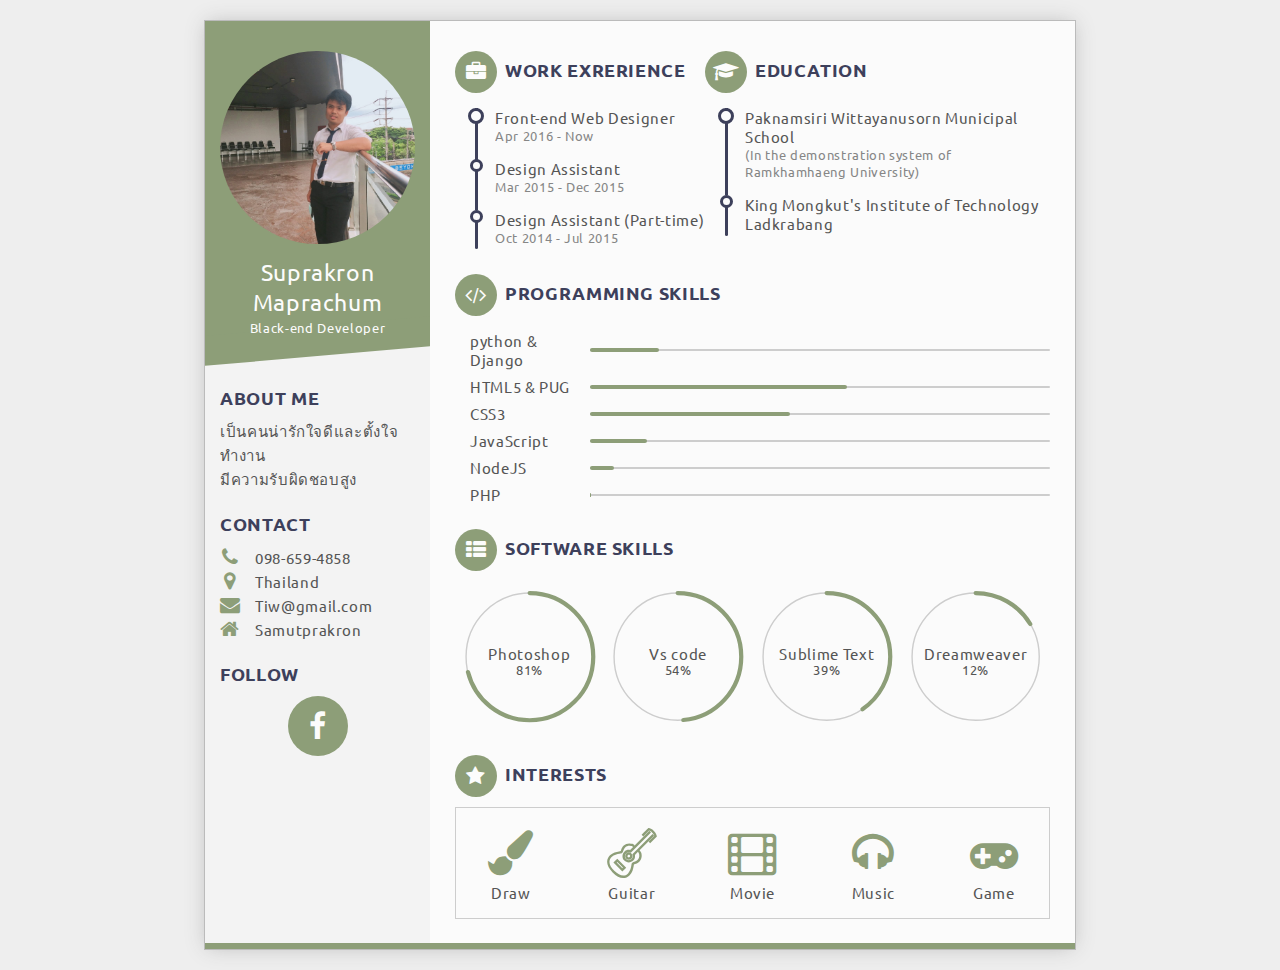
<file: src/index.html>
<!DOCTYPE html>
<html lang="en">
<head>
    <meta charset="UTF-8">
    <meta name="viewport" content="width=device-width, initial-scale=1.0">
    <title>index</title>
    <link rel='stylesheet' href='https://fonts.googleapis.com/css?family=Ubuntu'>
    <link rel='stylesheet' href='https://cdnjs.cloudflare.com/ajax/libs/font-awesome/4.6.3/css/font-awesome.css'>
    <link rel='stylesheet' href='https://s.plurk.com/0e89357f530f0a843c68440a020d4eb5.css'><link rel="stylesheet" href="./style.css">
</head>
<body>
    <div class="resume">
        <div class="base">
          <div class="profile">
            <div class="photo"><img src="/images/tiw.jpg"/></div>
            <div class="info">
              <h4 class="name">Suprakron Maprachum</h4><small class="job">Black-end Developer</small>
            </div>
          </div>
          <div class="about">
            <h3>About me</h3>เป็นคนน่ารักใจดีและตั้งใจทำงาน<br/>มีความรับผิดชอบสูง
          </div>
          <div class="contact">
            <h3>Contact</h3>
            <div class="call"><i class="fa fa-phone"></i><span>098-659-4858</span></div>
            <div class="address"><i class="fa fa-map-marker"></i><span>Thailand</span></div>
            <div class="email"><i class="fa fa-envelope"></i><span>Tiw@gmail.com</span></div>
            <div class="website"><a href="#" target="_blank"> <i class="fa fa-home"></i><span>Samutprakron</span></a></div>
          </div>
          <div class="follow">
            <h3>Follow</h3>
            <div class="box"><a href="https://web.facebook.com/suprakron.maprachum.3/"><i class="fa fa-facebook"></i></a>
            </div>
                
         </div>
        </div>

        <div class="func">
          <div class="work">
            <h3><i class="fa fa-briefcase"></i>Work Exrerience</h3>
            <ul>
              <li><span>Front-end Web Designer</span><small>Apr 2016 - Now</small></li>
              <li><span>Design Assistant</span><small>Mar 2015 - Dec 2015</small></li>
              <li><span>Design Assistant (Part-time)</span><small>Oct 2014 - Jul 2015</small></li>
            </ul>
          </div>
          <div class="edu">
            <h3><i class="fa fa-graduation-cap"></i>Education</h3>
            <ul>
              <li><span>Paknamsiri Wittayanusorn Municipal School </span><small>(In the demonstration system of Ramkhamhaeng University)</small></li>
              <li><span>King Mongkut's Institute of Technology Ladkrabang</span></li>
            </ul>
          </div>
          <div class="skills-prog">
            <h3><i class="fa fa-code"></i>Programming Skills</h3>
            <ul>
                <li data-percent="20"><span>python & Django</span>
                    <div class="skills-bar">
                      <div class="bar"></div>
                    </div>
                  </li>
              <li data-percent="92"><span>HTML5 & PUG</span>
                <div class="skills-bar">
                  <div class="bar"></div>
                </div>
              </li>
              <li data-percent="96"><span>CSS3  </span>
                <div class="skills-bar">
                  <div class="bar"></div>
                </div>
              </li>
              <li data-percent="40"><span>JavaScript</span>
                <div class="skills-bar">
                  <div class="bar"></div>
                </div>
              </li>
              <li data-percent="33"><span>NodeJS</span>
                <div class="skills-bar">
                  <div class="bar"></div>
                </div>
              </li>
              <li data-percent="20"><span>PHP</span>
                <div class="skills-bar">
                  <div class="bar"></div>
                </div>
              </li>
            </ul>
          </div>
          <div class="skills-soft">
            <h3><i class="fa fa-th-list"></i>Software Skills</h3>
            <ul>
              <li data-percent="94">
                <svg viewbox="0 0 100 100">
                  <circle cx="50" cy="50" r="45"></circle>
                  <circle class="cbar" cx="50" cy="50" r="45"></circle>
                </svg><span>Photoshop</span><small></small>
              </li>
              <li data-percent="80">
                <svg viewbox="0 0 100 100">
                  <circle cx="50" cy="50" r="45"></circle>
                  <circle class="cbar" cx="50" cy="50" r="45"></circle>
                </svg><span>Vs code</span><small></small>
              </li>
              <li data-percent="89">
                <svg viewbox="0 0 100 100">
                  <circle cx="50" cy="50" r="45"></circle>
                  <circle class="cbar" cx="50" cy="50" r="45"></circle>
                </svg><span>Sublime Text</span><small></small>
              </li>
              <li data-percent="55">
                <svg viewbox="0 0 100 100">
                  <circle cx="50" cy="50" r="45"></circle>
                  <circle class="cbar" cx="50" cy="50" r="45"></circle>
                </svg><span>Dreamweaver</span><small></small>
              </li>
            </ul>
          </div>
          <div class="interests">
            <h3><i class="fa fa-star"></i>Interests</h3>
            <div class="interests-items">
              <div class="draw"><i class="fa fa-paint-brush"></i><span>Draw</span></div>
              <div class="guitar"><i class="guitar">
                  <svg xmlns="http://www.w3.org/2000/svg" viewbox="0 0 53.858 53.858">
                    <path d="M6.901,37.275l9.621,9.62l4.185-4.184l-9.622-9.624L6.901,37.275z M11.085,36.64l6.019,6.019l-0.593,0.618l-6.059-6.003L11.085,36.64z"></path>
                    <path d="M36.868,26.667c-0.353-0.705-0.856-1.542-1.346-2.242l-0.366-0.523l-0.088,0.06L50.797,8.235L49.02,6.461L27.277,28.204l0.252,0.754c0.543,1.579,0.152,3.29-1.022,4.464c-1.669,1.668-4.34,1.669-6.009-0.001c-0.784-0.782-1.232-1.9-1.232-3.067c0-1.143,0.438-2.21,1.232-3.005c1.124-1.123,2.881-1.546,4.408-1.018l0.748,0.25L47.396,4.839l-1.836-1.837L29.236,19.276l0.504-0.856l-0.705-0.473c-0.6-0.375-1.231-0.742-1.753-0.872c-0.72-0.227-1.862-0.498-3.213-0.498c-2.318,0-4.399,0.822-6.015,2.377c-1.597,1.533-2.323,3.29-2.875,4.812l-0.069,0.186c-0.09,0.246-0.268,0.732-0.365,0.901c-0.359,0.105-1.264,0.299-1.836,0.366c-2.677,0.509-6.723,1.279-9.691,4.248c-1.125,1.125-3.021,3.529-3.092,7.005c0,3.62,1.996,7.452,5.934,11.39c3.979,3.979,7.791,5.997,11.329,5.997c2.581,0,4.889-1.009,7.066-3.093c2.968-2.968,3.738-7.01,4.247-9.689c0.05-0.199,0.109-0.512,0.171-0.838c0.05-0.26,0.125-0.657,0.176-0.874c0.246-0.135,0.703-0.342,1.166-0.496c1.475-0.536,3.184-1.245,4.818-2.88c3.178-3.372,2.371-7.568,1.879-9.216L36.868,26.667zM24.847,23.653c-2.265-0.469-4.627,0.241-6.185,1.86c-2.652,2.652-2.652,6.967,0,9.621c1.259,1.259,3.001,1.981,4.78,1.981c1.778,0,3.52-0.723,4.779-1.981c1.623-1.621,2.318-3.96,1.86-6.184l3.281-3.282l0.108,0.162c0.365,0.545,0.758,1.166,0.907,1.616c0.554,1.884,0.782,4.579-1.271,6.727c-1.141,1.197-2.512,1.787-3.826,2.248c-1.058,0.377-1.802,0.715-2.28,1.264l-0.095,0.123c-0.237,0.396-0.427,1.125-0.699,2.692c-0.359,2.051-1.027,5.867-3.528,8.429c-1.555,1.556-3.305,2.344-5.2,2.344c-2.856,0.001-6.192-1.793-9.645-5.185c-3.499-3.497-5.244-6.729-5.188-9.615c0-2.383,1.275-4.16,2.345-5.229c2.489-2.488,6.207-3.139,8.424-3.527c1.591-0.265,2.321-0.47,2.786-0.782l0.122-0.106c0.477-0.407,0.74-1.046,1.046-1.786l0.279-0.68c0.464-1.169,0.99-2.494,2.163-3.612c1.147-1.097,2.573-1.652,4.237-1.652c1.184,0,2.166,0.288,2.466,0.376c0.149,0.05,0.391,0.183,0.625,0.312c0.214,0.118,0.432,0.236,0.628,0.324l0.381,0.254L24.847,23.653z"></path>
                    <path d="M23.458,26.252c-1.04,0.075-2.044,0.525-2.757,1.238c-0.762,0.762-1.174,1.772-1.161,2.844c0.013,1.041,0.429,2.003,1.161,2.699c0.77,0.771,1.739,1.178,2.804,1.178c1.035,0,2.056-0.43,2.803-1.177c0.77-0.769,1.177-1.739,1.177-2.802c0-1.034-0.43-2.056-1.177-2.802c-0.768-0.77-1.735-1.178-2.842-1.178C23.462,26.252,23.46,26.252,23.458,26.252z M22.477,29.327c0.265-0.265,0.659-0.43,1.027-0.43c0.409,0,0.735,0.136,1.07,0.468c0.198,0.166,0.326,0.529,0.326,0.928c0,0.408-0.137,0.735-0.43,1.028c-0.521,0.518-1.489,0.546-1.993,0C21.927,30.771,21.927,29.876,22.477,29.327z"></path>
                    <path d="M53.605,8.544l-0.002,0c-0.109-0.623-0.848-3.106-3.078-5.336c-2.085-2.084-4.648-2.96-5.332-3.079L44.546,0l-0.491,0.491c0,0-5.991,5.991-6.301,6.3l-0.457,0.455l1.775,1.776L45.295,2.8c0.867,0.332,2.211,0.988,3.455,2.184c1.186,1.185,1.848,2.562,2.184,3.455l-6.221,6.223l1.773,1.774l7.248-7.246L53.605,8.544z"></path>
                  </svg></i><span>Guitar</span></div>
              <div class="movie"><i class="fa fa-film"></i><span>Movie</span></div>
              <div class="music"><i class="fa fa-headphones"></i><span>Music</span></div>
              <div class="game"><i class="fa fa-gamepad"></i><span>Game</span></div>
            </div>
          </div>
        </div>
      </div>
      <!-- partial -->
        <script src='https://cdnjs.cloudflare.com/ajax/libs/jquery/2.2.4/jquery.min.js'></script><script  src="./script.js"></script>
      
      </body>
</html>
</file>
<file: src/style.css>
@charset "UTF-8";
* {
  outline: none;
}

body, html {
  margin: 0;
  background: #eee;
  font-family: "Ubuntu", "微軟正黑體", sans-serif;
  letter-spacing: 0.65px;
  font-size: 15px;
  color: #555;
  cursor: default;
}

a {
  text-decoration: none;
  color: #555;
  display: block;
  transition-duration: 0.3s;
}

ul {
  list-style-type: none;
  padding: 0;
}

h3 {
  color: #3d405b;
  margin: 10px 0;
  text-transform: uppercase;
  font-size: 18px;
}

.resume {
  width: 870px;
  background: #fbfbfb;
  margin: 20px auto;
  border: 1px solid #bbb;
  box-shadow: 0 0 20px -3px #bbb;
  position: relative;
  display: flex;
}
.resume::before {
  content: "";
  width: 100%;
  height: 6px;
  background: #8d9e78;
  position: absolute;
  bottom: 0;
  left: 0;
}
.resume::after {
  content: "";
  display: block;
  clear: both;
}
.resume .base, .resume .func {
  box-sizing: border-box;
  float: left;
}
.resume .base > div, .resume .func > div {
  padding-bottom: 10px;
}
.resume .base > div:last-of-type, .resume .func > div:last-of-type {
  padding-bottom: 0;
}
.resume .base {
  width: 225px;
  padding: 30px 15px;
  background: rgba(238, 238, 238, 0.6);
}
.resume .base .profile {
  background: #8d9e78;
  padding: 30px 15px 5px 15px;
  margin: -30px -15px 45px -15px;
  position: relative;
  z-index: 2;
}
.resume .base .profile::after {
  content: "";
  position: absolute;
  background: #8d9e78;
  width: 100%;
  height: 30px;
  bottom: -15px;
  left: 0;
  transform: skewY(-5deg);
  z-index: -1;
}
.resume .base .profile .photo img {
  width: 100%;
  border-radius: 50%;
}
.resume .base .profile .info {
  text-align: center;
  color: #fcfcfc;
}
.resume .base .profile .info .name {
  margin-top: 10px;
  margin-bottom: 0;
  font-size: 1.5em;
  font-weight: normal;
}
.resume .base .contact div {
  line-height: 24px;
}
.resume .base .contact div a:hover {
  color: #e07a5f;
}
.resume .base .contact div a:hover span::after {
  width: 100%;
}
.resume .base .contact div:hover i {
  color: #e07a5f;
}
.resume .base .contact div i {
  color: #8d9e78;
  width: 20px;
  height: 20px;
  font-size: 20px;
  text-align: center;
  margin-right: 15px;
  transition-duration: 0.3s;
}
.resume .base .contact div span {
  position: relative;
}
.resume .base .contact div span::after {
  content: "";
  position: absolute;
  background: #e07a5f;
  height: 1px;
  width: 0;
  bottom: 0;
  left: 0;
  transition-duration: 0.3s;
}
.resume .base .follow .box {
  text-align: center;
  vertical-align: middle;
}
.resume .base .follow .box a {
  display: inline-block;
  vertical-align: text-bottom;
}
.resume .base .follow .box a:hover i {
  background: #e07a5f;
  border-radius: 5px;
  transform: rotate(45deg) scale(0.8);
}
.resume .base .follow .box a:hover i::before {
  transform: rotate(-45deg) scale(1.5);
}
.resume .base .follow .box i {
  display: inline-block;
  font-size: 30px;
  background: #8d9e78;
  width: 60px;
  height: 60px;
  border-radius: 50%;
  line-height: 60px;
  color: #fcfcfc;
  margin: 0 10px 10px 10px;
  transition-duration: 0.3s;
}
.resume .base .follow .box i::before {
  transition-duration: 0.3s;
}
.resume .base .follow .box i.fa::before {
  display: block;
}
.resume .func {
  width: 645px;
  padding: 30px 25px;
}
.resume .func:hover > div {
  transition-duration: 0.3s;
}
.resume .func:hover > div:hover h3 {
  letter-spacing: 1.6px;
}
.resume .func:hover > div:hover h3 i {
  transform: scale(1.2);
}
.resume .func:hover > div:not(:hover) {
  opacity: 0.5;
}
.resume .func h3 {
  transition-duration: 0.3s;
  margin-top: 0;
}
.resume .func h3 i {
  color: #fcfcfc;
  background: #8d9e78;
  width: 42px;
  height: 42px;
  font-size: 20px;
  line-height: 42px;
  border-radius: 50%;
  text-align: center;
  vertical-align: middle;
  margin-right: 8px;
  transition-duration: 0.3s;
}
.resume .func .work, .resume .func .edu {
  float: left;
}
.resume .func .work small, .resume .func .edu small {
  display: block;
  opacity: 0.7;
}
.resume .func .work ul li, .resume .func .edu ul li {
  position: relative;
  margin-left: 15px;
  padding-left: 25px;
  padding-bottom: 15px;
}
.resume .func .work ul li:hover::before, .resume .func .edu ul li:hover::before {
  animation: circle 1.2s infinite;
}
.resume .func .work ul li:hover span, .resume .func .edu ul li:hover span {
  color: #e07a5f;
}
@keyframes circle {
  from {
    box-shadow: 0 0 0 0px #3d405b;
  }
  to {
    box-shadow: 0 0 0 6px rgba(61, 64, 91, 0);
  }
}
.resume .func .work ul li:first-of-type::before, .resume .func .edu ul li:first-of-type::before {
  width: 10px;
  height: 10px;
  left: -2px;
}
.resume .func .work ul li:last-of-type, .resume .func .edu ul li:last-of-type {
  padding-bottom: 3px;
}
.resume .func .work ul li:last-of-type::after, .resume .func .edu ul li:last-of-type::after {
  border-radius: 1.5px;
}
.resume .func .work ul li::before, .resume .func .work ul li::after, .resume .func .edu ul li::before, .resume .func .edu ul li::after {
  content: "";
  display: block;
  position: absolute;
}
.resume .func .work ul li::before, .resume .func .edu ul li::before {
  width: 7px;
  height: 7px;
  border: 3px solid #3d405b;
  background: #fcfcfc;
  border-radius: 50%;
  left: 0;
  z-index: 1;
}
.resume .func .work ul li::after, .resume .func .edu ul li::after {
  width: 3px;
  height: 100%;
  background: #3d405b;
  left: 5px;
  top: 0;
}
.resume .func .work ul li span, .resume .func .edu ul li span {
  transition-duration: 0.3s;
}
.resume .func .work {
  width: 42%;
}
.resume .func .edu {
  width: 58%;
}
.resume .func .skills-prog {
  clear: both;
}
.resume .func .skills-prog ul {
  margin-left: 15px;
}
.resume .func .skills-prog ul li {
  margin-bottom: 8px;
  display: flex;
  align-items: center;
  transition-duration: 0.3s;
}
.resume .func .skills-prog ul li:hover {
  color: #e07a5f;
}
.resume .func .skills-prog ul li:hover .skills-bar .bar {
  background: #e07a5f;
  box-shadow: 0 0 0 1px #e07a5f;
}
.resume .func .skills-prog ul li span {
  display: block;
  width: 120px;
}
.resume .func .skills-prog ul li .skills-bar {
  background: #cdcdcd;
  height: 2px;
  width: calc(100% - 120px);
  position: relative;
  border-radius: 2px;
}
.resume .func .skills-prog ul li .skills-bar .bar {
  position: absolute;
  top: -1px;
  height: 4px;
  background: #8d9e78;
  box-shadow: 0 0 0 #8d9e78;
  border-radius: 5px;
}
.resume .func .skills-soft ul {
  display: flex;
  justify-content: space-between;
  text-align: center;
}
.resume .func .skills-soft ul li {
  position: relative;
}
.resume .func .skills-soft ul li:hover svg .cbar {
  stroke: #e07a5f;
  stroke-width: 4px;
}
.resume .func .skills-soft ul li:hover span, .resume .func .skills-soft ul li:hover small {
  transform: scale(1.2);
}
.resume .func .skills-soft ul li svg {
  width: 95%;
  fill: transparent;
  transform: rotate(-90deg);
}
.resume .func .skills-soft ul li svg circle {
  stroke-width: 1px;
  stroke: #cdcdcd;
}
.resume .func .skills-soft ul li svg .cbar {
  stroke-width: 3px;
  stroke: #8d9e78;
  stroke-linecap: round;
}
.resume .func .skills-soft ul li span, .resume .func .skills-soft ul li small {
  position: absolute;
  display: block;
  width: 100%;
  top: 52%;
  transition-duration: 0.3s;
}
.resume .func .skills-soft ul li span {
  top: 40%;
}
.resume .func .interests-items {
  box-sizing: border-box;
  padding: 15px;
  width: 100%;
  border: 1px solid #cdcdcd;
  text-align: center;
  display: flex;
  justify-content: space-between;
}
.resume .func .interests-items div {
  display: inline-block;
  width: 80px;
  height: 80px;
}
.resume .func .interests-items div:hover i {
  transform: scale(1.2);
}
.resume .func .interests-items div:hover span {
  color: #e07a5f;
  transition-duration: 0.3s;
}
.resume .func .interests-items div i {
  font-size: 45px;
  width: 60px;
  height: 60px;
  line-height: 60px;
  color: #8d9e78;
  transition-duration: 0.3s;
}
.resume .func .interests-items div i.guitar {
  display: block;
  margin: 0 auto;
}
.resume .func .interests-items div i.guitar svg {
  width: 50px;
  height: 50px;
  margin-top: 5px;
  fill: #8d9e78;
}
.resume .func .interests-items div span {
  display: block;
}
</file>
